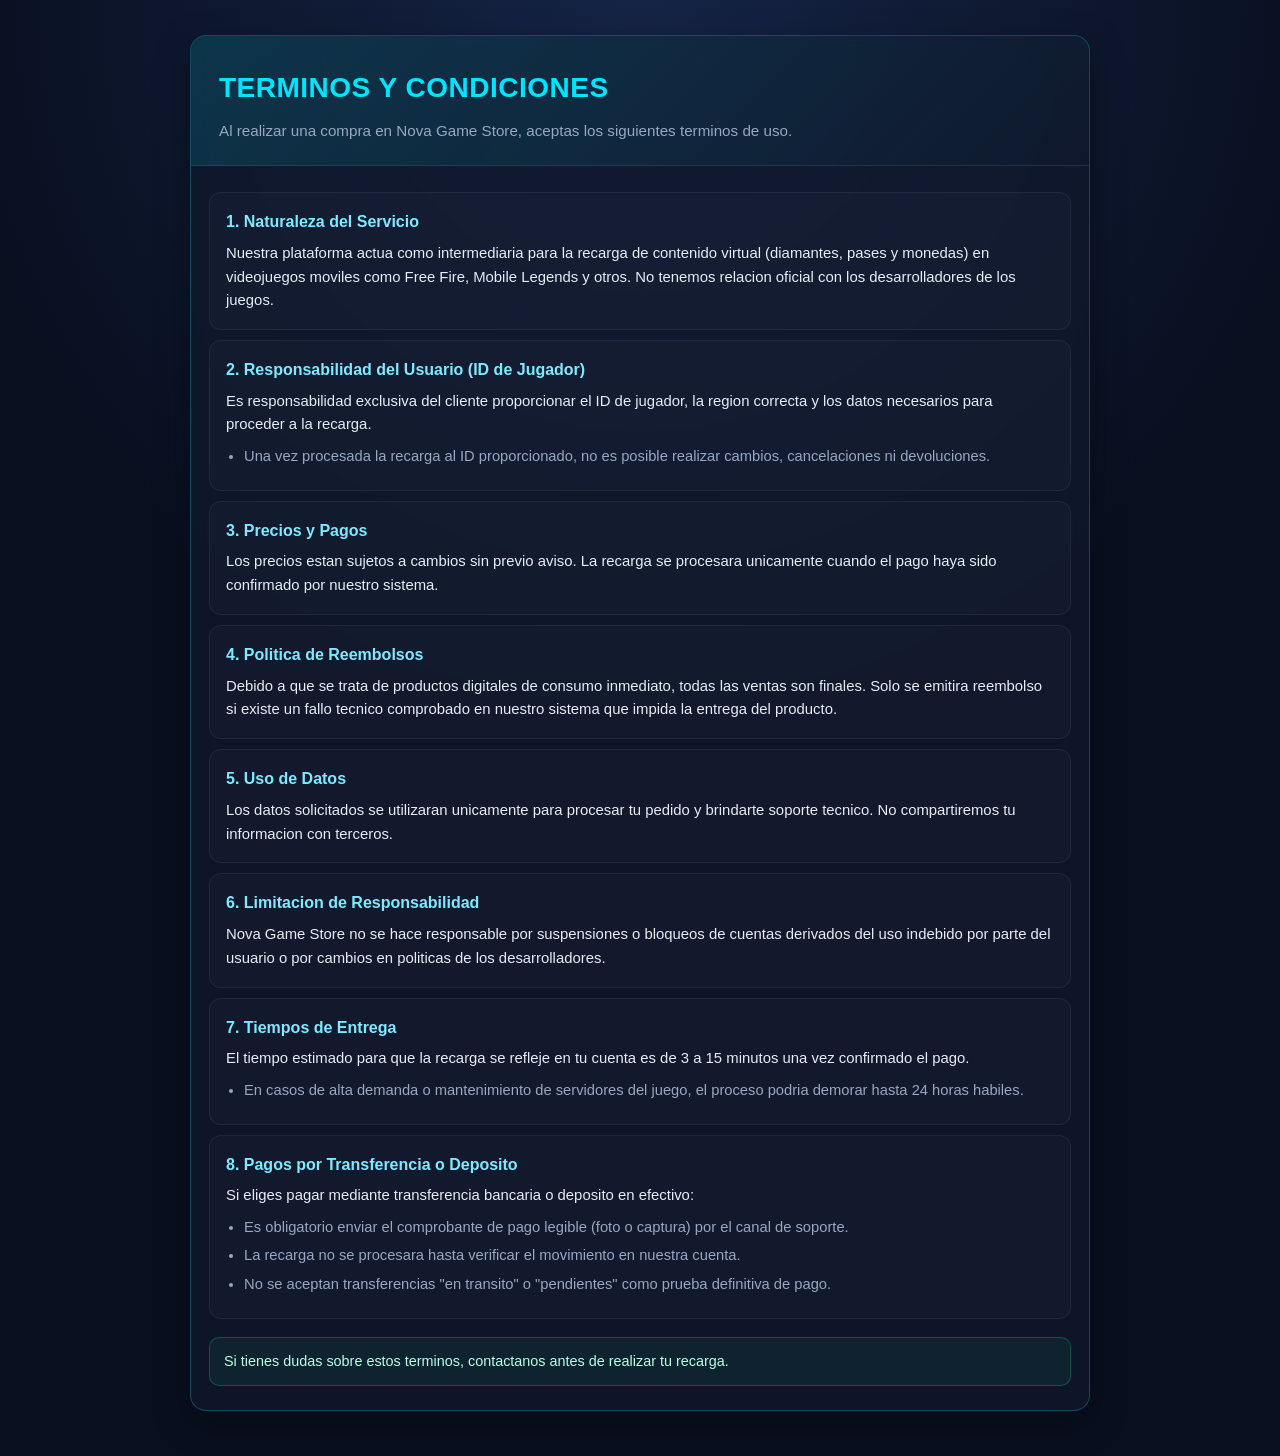
<file: terminos.html>
<!DOCTYPE html>
<html lang="es">

<head>
    <meta charset="UTF-8">
    <meta name="viewport" content="width=device-width, initial-scale=1.0">
    <title>Terminos y Condiciones de Uso</title>
    <link rel="icon" href="img/icono.png">
    <style>
        :root {
            --bg: #090f1f;
            --bg-soft: #10182d;
            --card: rgba(16, 24, 45, 0.75);
            --primary: #00e5ff;
            --primary-soft: rgba(0, 229, 255, 0.25);
            --text: #e6edf7;
            --muted: #99a7c2;
            --ok: #11c881;
        }

        * {
            box-sizing: border-box;
            margin: 0;
            padding: 0;
        }

        body {
            font-family: "Segoe UI", Tahoma, Geneva, Verdana, sans-serif;
            background: radial-gradient(circle at top, #152446 0%, var(--bg) 45%);
            color: var(--text);
            min-height: 100vh;
            line-height: 1.6;
            padding: 22px 14px 40px;
        }

        .container {
            max-width: 900px;
            margin: 0 auto;
        }

        .card {
            background: var(--card);
            border: 1px solid var(--primary-soft);
            border-radius: 16px;
            box-shadow: 0 12px 35px rgba(0, 0, 0, 0.35);
            backdrop-filter: blur(8px);
            overflow: hidden;
        }

        .header {
            padding: 26px 22px 18px;
            border-bottom: 1px solid rgba(255, 255, 255, 0.08);
            background: linear-gradient(135deg, rgba(0, 229, 255, 0.14), rgba(0, 0, 0, 0));
        }

        h1 {
            font-size: 1.45rem;
            color: var(--primary);
            letter-spacing: 0.5px;
            text-transform: uppercase;
            margin-bottom: 8px;
        }

        .intro {
            color: var(--muted);
            font-size: 0.95rem;
        }

        .content {
            padding: 12px 12px 20px;
        }

        .item {
            background: rgba(255, 255, 255, 0.02);
            border: 1px solid rgba(255, 255, 255, 0.06);
            border-radius: 12px;
            padding: 14px;
            margin: 10px 0;
        }

        .item h2 {
            font-size: 1rem;
            color: #7feaff;
            margin-bottom: 7px;
        }

        .item p {
            color: var(--text);
            font-size: 0.93rem;
        }

        .item ul {
            margin-top: 8px;
            padding-left: 18px;
        }

        .item li {
            color: var(--muted);
            font-size: 0.92rem;
            margin-bottom: 5px;
        }

        .footer-note {
            margin-top: 18px;
            padding: 12px 14px;
            background: rgba(17, 200, 129, 0.08);
            border: 1px solid rgba(17, 200, 129, 0.3);
            border-radius: 10px;
            font-size: 0.9rem;
            color: #b8ffe3;
        }

        @media (min-width: 768px) {
            body {
                padding: 35px 24px 45px;
            }

            h1 {
                font-size: 1.75rem;
            }

            .header {
                padding: 30px 28px 22px;
            }

            .content {
                padding: 16px 18px 24px;
            }

            .item {
                padding: 16px;
            }
        }
    </style>
</head>

<body>
    <main class="container">
        <section class="card">
            <header class="header">
                <h1>Terminos y Condiciones</h1>
                <p class="intro">Al realizar una compra en Nova Game Store, aceptas los siguientes terminos de uso.</p>
            </header>

            <div class="content">
                <article class="item">
                    <h2>1. Naturaleza del Servicio</h2>
                    <p>Nuestra plataforma actua como intermediaria para la recarga de contenido virtual (diamantes, pases y monedas) en videojuegos moviles como Free Fire, Mobile Legends y otros. No tenemos relacion oficial con los desarrolladores de los juegos.</p>
                </article>

                <article class="item">
                    <h2>2. Responsabilidad del Usuario (ID de Jugador)</h2>
                    <p>Es responsabilidad exclusiva del cliente proporcionar el ID de jugador, la region correcta y los datos necesarios para proceder a la recarga.</p>
                    <ul>
                        <li>Una vez procesada la recarga al ID proporcionado, no es posible realizar cambios, cancelaciones ni devoluciones.</li>
                    </ul>
                </article>

                <article class="item">
                    <h2>3. Precios y Pagos</h2>
                    <p>Los precios estan sujetos a cambios sin previo aviso. La recarga se procesara unicamente cuando el pago haya sido confirmado por nuestro sistema.</p>
                </article>

                <article class="item">
                    <h2>4. Politica de Reembolsos</h2>
                    <p>Debido a que se trata de productos digitales de consumo inmediato, todas las ventas son finales. Solo se emitira reembolso si existe un fallo tecnico comprobado en nuestro sistema que impida la entrega del producto.</p>
                </article>

                <article class="item">
                    <h2>5. Uso de Datos</h2>
                    <p>Los datos solicitados se utilizaran unicamente para procesar tu pedido y brindarte soporte tecnico. No compartiremos tu informacion con terceros.</p>
                </article>

                <article class="item">
                    <h2>6. Limitacion de Responsabilidad</h2>
                    <p>Nova Game Store no se hace responsable por suspensiones o bloqueos de cuentas derivados del uso indebido por parte del usuario o por cambios en politicas de los desarrolladores.</p>
                </article>

                <article class="item">
                    <h2>7. Tiempos de Entrega</h2>
                    <p>El tiempo estimado para que la recarga se refleje en tu cuenta es de 3 a 15 minutos una vez confirmado el pago.</p>
                    <ul>
                        <li>En casos de alta demanda o mantenimiento de servidores del juego, el proceso podria demorar hasta 24 horas habiles.</li>
                    </ul>
                </article>

                <article class="item">
                    <h2>8. Pagos por Transferencia o Deposito</h2>
                    <p>Si eliges pagar mediante transferencia bancaria o deposito en efectivo:</p>
                    <ul>
                        <li>Es obligatorio enviar el comprobante de pago legible (foto o captura) por el canal de soporte.</li>
                        <li>La recarga no se procesara hasta verificar el movimiento en nuestra cuenta.</li>
                        <li>No se aceptan transferencias "en transito" o "pendientes" como prueba definitiva de pago.</li>
                    </ul>
                </article>

                <p class="footer-note">Si tienes dudas sobre estos terminos, contactanos antes de realizar tu recarga.</p>
            </div>
        </section>
    </main>
</body>

</html>
</file>
